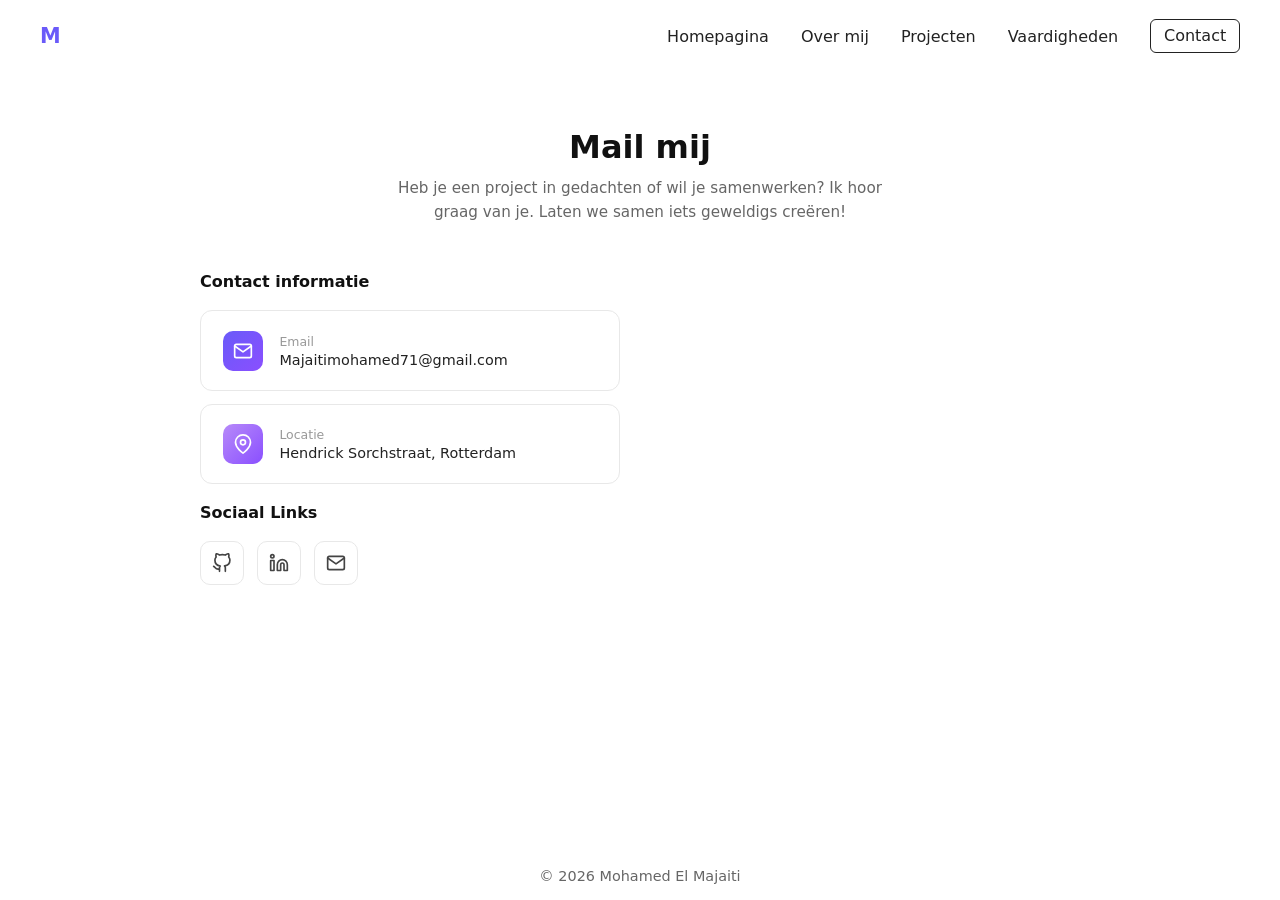
<file: contact.html>
<!DOCTYPE html>
<html lang="nl">
<head>
    <meta charset="UTF-8">
    <meta name="viewport" content="width=device-width, initial-scale=1.0">
    <title>Contact - Mohamed El Majaiti</title>
    <link rel="stylesheet" href="contact.css">
</head>

<body>

    <header>
        <nav>
            <a class="nav-logo" href="index.html">M</a>
            <ul>
                <li><a href="index.html">Homepagina</a></li>
                <li><a href="overmij.html">Over mij</a></li>
                <li><a href="projecten.html">Projecten</a></li>
                <li><a href="vaardigheden.html">Vaardigheden</a></li>
                <li><a href="contact.html" class="nav-active">Contact</a></li>
            </ul>
        </nav>
    </header>

    <main>

        <section class="contact">

            <div class="contact-header">
                <h1>Mail mij</h1>
                <p>Heb je een project in gedachten of wil je samenwerken? Ik hoor graag van je. Laten we samen iets geweldigs creëren!</p>
            </div>

            <div class="contact-grid">

                <!-- LINKS: Contact info + Sociaal -->
                <div class="contact-links">

                    <h2>Contact informatie</h2>

                    <div class="info-cards">

                        <div class="info-card">
                            <span class="info-icon icon-email">
                                <svg xmlns="http://www.w3.org/2000/svg" width="20" height="20" viewBox="0 0 24 24"
                                    fill="none" stroke="white" stroke-width="2" stroke-linecap="round" stroke-linejoin="round">
                                    <path d="M4 4h16c1.1 0 2 .9 2 2v12c0 1.1-.9 2-2 2H4c-1.1 0-2-.9-2-2V6c0-1.1.9-2 2-2z"/>
                                    <polyline points="22,6 12,13 2,6"/>
                                </svg>
                            </span>
                            <div>
                                <span class="info-label">Email</span>
                                <a href="mailto:Majaitimohamed71@gmail.com" class="info-value">Majaitimohamed71@gmail.com</a>
                            </div>
                        </div>

                        <div class="info-card">
                            <span class="info-icon icon-locatie">
                                <svg xmlns="http://www.w3.org/2000/svg" width="20" height="20" viewBox="0 0 24 24"
                                    fill="none" stroke="white" stroke-width="2" stroke-linecap="round" stroke-linejoin="round">
                                    <path d="M21 10c0 7-9 13-9 13s-9-6-9-13a9 9 0 0 1 18 0z"/>
                                    <circle cx="12" cy="10" r="3"/>
                                </svg>
                            </span>
                            <div>
                                <span class="info-label">Locatie</span>
                                <span class="info-value">Hendrick Sorchstraat, Rotterdam</span>
                            </div>
                        </div>

                    </div>

                    <h2>Sociaal Links</h2>

                    <div class="socials">
                        <a href="https://github.com/moo107" target="_blank" rel="noopener noreferrer" aria-label="GitHub" class="social-btn">
                            <svg xmlns="http://www.w3.org/2000/svg" width="20" height="20" viewBox="0 0 24 24"
                                fill="none" stroke="currentColor" stroke-width="2" stroke-linecap="round" stroke-linejoin="round">
                                <path d="M9 19c-5 1.5-5-2.5-7-3m14 6v-3.87a3.37 3.37 0 0 0-.94-2.61c3.14-.35 6.44-1.54
                                6.44-7A5.44 5.44 0 0 0 20 4.77 5.07 5.07 0 0 0 19.91 1S18.73.65 16 2.48a13.38 13.38 0
                                0 0-7 0C6.27.65 5.09 1 5.09 1A5.07 5.07 0 0 0 5 4.77a5.44 5.44 0 0 0-1.5 3.78c0 5.42
                                3.3 6.61 6.44 7A3.37 3.37 0 0 0 9 18.13V22"/>
                            </svg>
                        </a>
                        <a href="https://www.linkedin.com/in/moo-undefined-b667a8392/" target="_blank" rel="noopener noreferrer" aria-label="LinkedIn" class="social-btn">
                            <svg xmlns="http://www.w3.org/2000/svg" width="20" height="20" viewBox="0 0 24 24"
                                fill="none" stroke="currentColor" stroke-width="2" stroke-linecap="round" stroke-linejoin="round">
                                <path d="M16 8a6 6 0 0 1 6 6v7h-4v-7a2 2 0 0 0-2-2 2 2 0 0 0-2 2v7h-4v-7a6 6 0 0 1 6-6z"/>
                                <rect x="2" y="9" width="4" height="12"/>
                                <circle cx="4" cy="4" r="2"/>
                            </svg>
                        </a>
                        <a href="mailto:Majaitimohamed71@gmail.com" aria-label="Email" class="social-btn">
                            <svg xmlns="http://www.w3.org/2000/svg" width="20" height="20" viewBox="0 0 24 24"
                                fill="none" stroke="currentColor" stroke-width="2" stroke-linecap="round" stroke-linejoin="round">
                                <path d="M4 4h16c1.1 0 2 .9 2 2v12c0 1.1-.9 2-2 2H4c-1.1 0-2-.9-2-2V6c0-1.1.9-2 2-2z"/>
                                <polyline points="22,6 12,13 2,6"/>
                            </svg>
                        </a>
                    </div>
                </div>
                

        </section>

    </main>

    <footer>
        <p>© 2026 Mohamed El Majaiti</p>
    </footer>

</body>
</html>
</file>
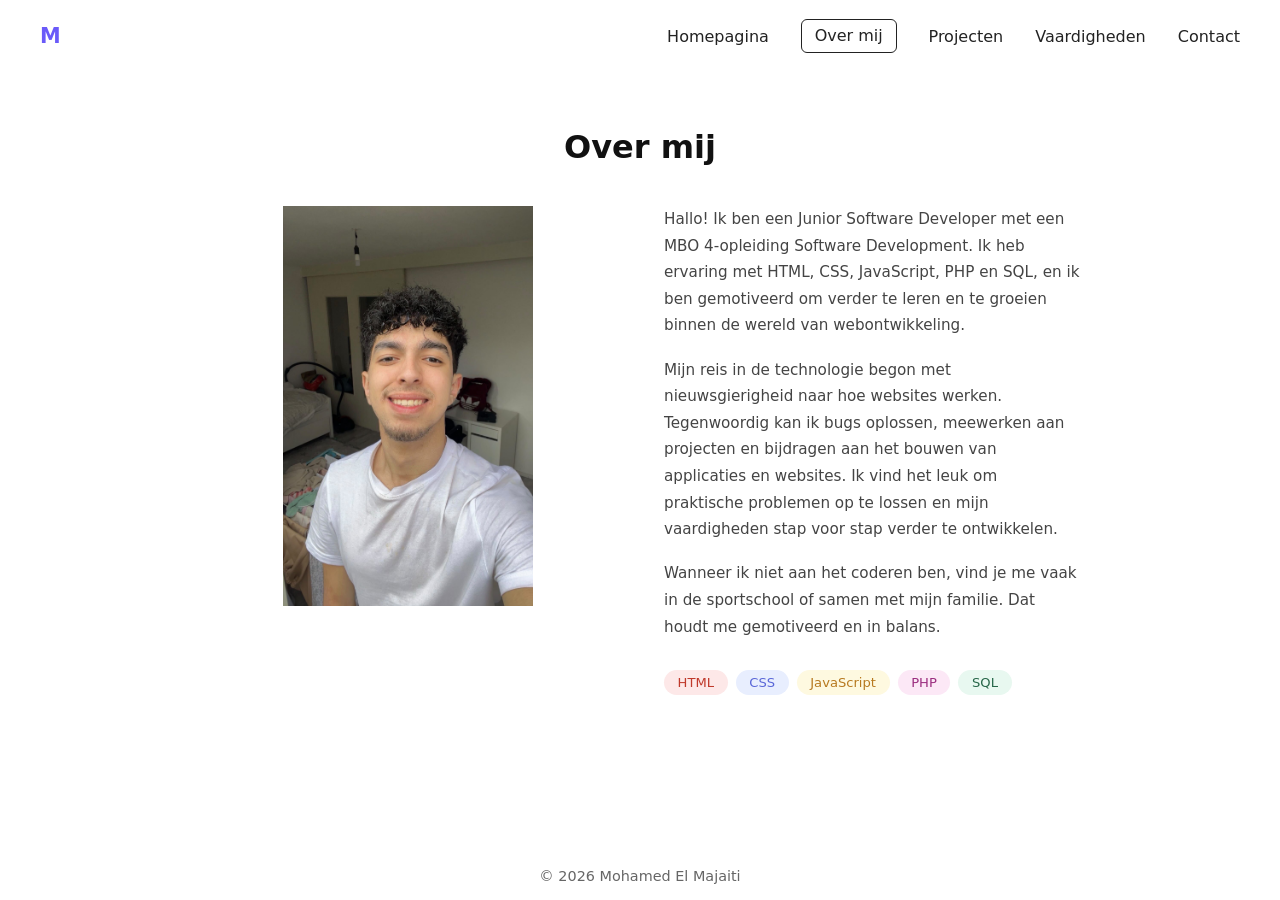
<file: overmij.html>
<!DOCTYPE html>
<html lang="nl">
<head>
    <meta charset="UTF-8">
    <meta name="viewport" content="width=device-width, initial-scale=1.0">

    <!-- SEO: Title -->
    <title>Over mij – Mohamed El Majaiti | Junior Software Developer</title>

    <!-- SEO: Meta description -->
    <meta name="description" content="Leer meer over Mohamed El Majaiti, Junior Software Developer uit Rotterdam met een MBO 4-opleiding Software Development.">

    <!-- SEO: Keywords -->
    <meta name="keywords" content="Mohamed El Majaiti, over mij, junior software developer, Rotterdam, MBO4, webontwikkeling">

    <!-- SEO: Author -->
    <meta name="author" content="Mohamed El Majaiti">

    <!-- SEO: Robots -->
    <meta name="robots" content="index, follow">

    <!-- SEO: Open Graph -->
    <meta property="og:title" content="Over mij – Mohamed El Majaiti">
    <meta property="og:description" content="Junior Software Developer uit Rotterdam met ervaring in HTML, CSS, JavaScript, PHP en SQL.">
    <meta property="og:type" content="website">
    <meta property="og:locale" content="nl_NL">

    <link rel="stylesheet" href="overmij.css">
</head>

<body>

    <header>
        <nav>
            <a class="nav-logo" href="index.html">M</a>
            <ul>
                <li><a href="index.html">Homepagina</a></li>
                <li><a href="overmij.html" class="nav-active">Over mij</a></li>
                <li><a href="projecten.html">Projecten</a></li>
                <li><a href="vaardigheden.html">Vaardigheden</a></li>
                <li><a href="contact.html">Contact</a></li>
            </ul>
        </nav>
    </header>

    <main>

        <section class="over-mij" id="over-mij">

            <h1>Over mij</h1>

            <article class="over-mij-content">

                <!-- FOTO -->
                <img src="foto.jpg" alt="Profielfoto van Mohamed El Majaiti, Junior Software Developer" class="profiel-foto">

                <div class="tekst-blok">
                    <p>
                        Hallo! Ik ben een Junior Software Developer met een MBO 4-opleiding Software Development.
                        Ik heb ervaring met HTML, CSS, JavaScript, PHP en SQL, en ik ben gemotiveerd om verder te
                        leren en te groeien binnen de wereld van webontwikkeling.
                    </p>
                    <p>
                        Mijn reis in de technologie begon met nieuwsgierigheid naar hoe websites werken.
                        Tegenwoordig kan ik bugs oplossen, meewerken aan projecten en bijdragen aan het bouwen
                        van applicaties en websites. Ik vind het leuk om praktische problemen op te lossen en
                        mijn vaardigheden stap voor stap verder te ontwikkelen.
                    </p>
                    <p>
                        Wanneer ik niet aan het coderen ben, vind je me vaak in de sportschool of samen met
                        mijn familie. Dat houdt me gemotiveerd en in balans.
                    </p>

                    <div class="tags">
                        <span class="tag tag-html">HTML</span>
                        <span class="tag tag-css">CSS</span>
                        <span class="tag tag-js">JavaScript</span>
                        <span class="tag tag-php">PHP</span>
                        <span class="tag tag-sql">SQL</span>
                    </div>
                </div>

            </article>

        </section>

    </main>

    <footer>
        <p>© 2026 Mohamed El Majaiti</p>
    </footer>

</body>
</html>
</file>
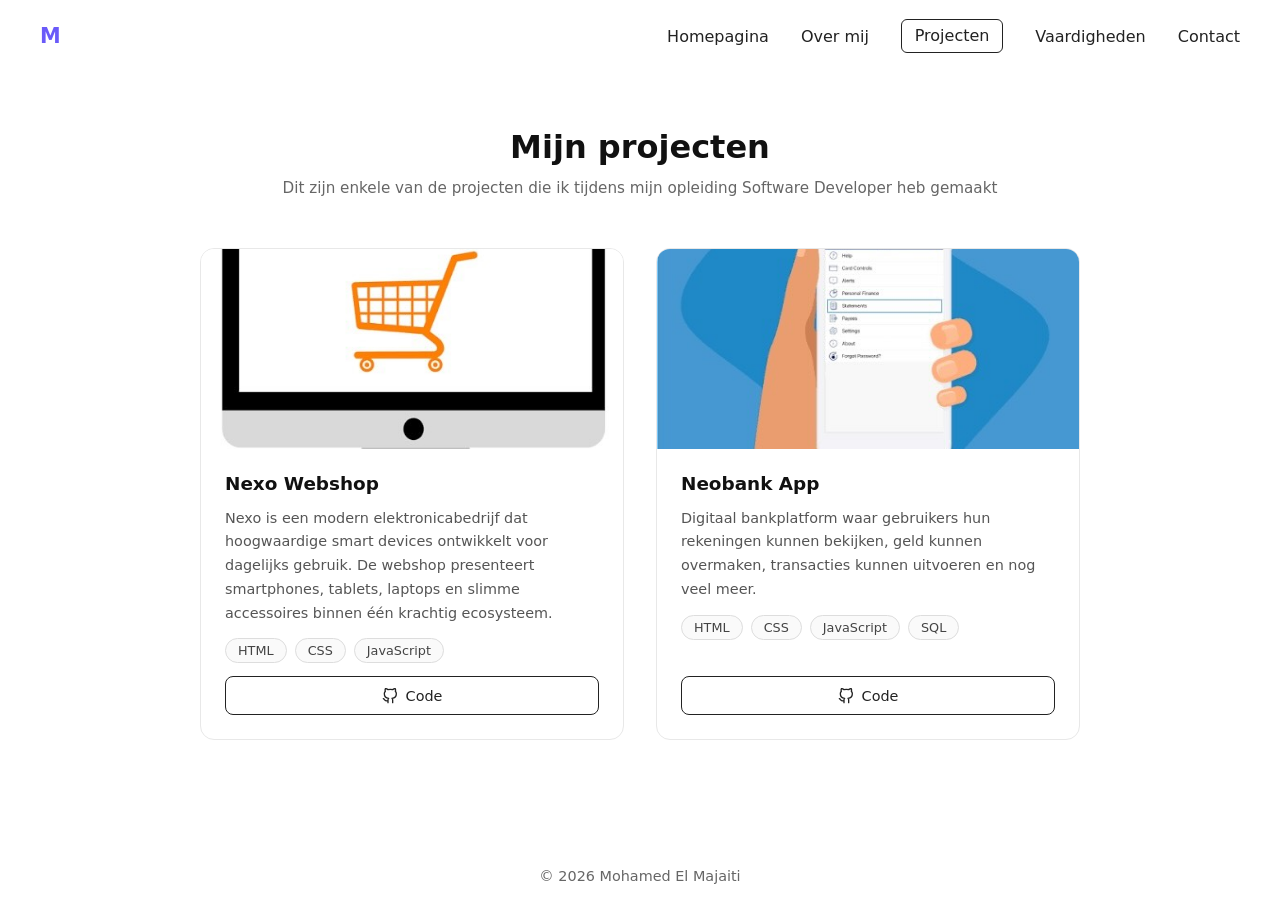
<file: projecten.html>
<!DOCTYPE html>
<html lang="nl">
<head>
    <meta charset="UTF-8">
    <meta name="viewport" content="width=device-width, initial-scale=1.0">

    <!-- SEO: Title -->
    <title>Projecten – Mohamed El Majaiti | Junior Software Developer</title>

    <!-- SEO: Meta description -->
    <meta name="description" content="Bekijk de projecten van Mohamed El Majaiti, waaronder de Nexo Webshop en Neobank App. Gebouwd met HTML, CSS, JavaScript, PHP en SQL.">

    <!-- SEO: Keywords -->
    <meta name="keywords" content="Mohamed El Majaiti, projecten, webshop, neobank, HTML, CSS, JavaScript, PHP, SQL, portfolio">

    <!-- SEO: Author -->
    <meta name="author" content="Mohamed El Majaiti">

    <!-- SEO: Robots -->
    <meta name="robots" content="index, follow">

    <!-- SEO: Open Graph -->
    <meta property="og:title" content="Projecten – Mohamed El Majaiti">
    <meta property="og:description" content="Bekijk de projecten van Mohamed El Majaiti, Junior Software Developer uit Rotterdam.">
    <meta property="og:type" content="website">
    <meta property="og:locale" content="nl_NL">

    <link rel="stylesheet" href="projecten.css">
</head>

<body>

    <header>
        <nav>
            <a class="nav-logo" href="index.html">M</a>
            <ul>
                <li><a href="index.html">Homepagina</a></li>
                <li><a href="overmij.html">Over mij</a></li>
                <li><a href="projecten.html" class="nav-active">Projecten</a></li>
                <li><a href="vaardigheden.html">Vaardigheden</a></li>
                <li><a href="contact.html">Contact</a></li>
            </ul>
        </nav>
    </header>

    <main>

        <section class="projecten">

            <div class="projecten-header">
                <h1>Mijn projecten</h1>
                <p>Dit zijn enkele van de projecten die ik tijdens mijn opleiding Software Developer heb gemaakt</p>
            </div>

            <div class="projecten-grid">

                <!-- PROJECT 1: Nexo Webshop -->
                <article class="project-card">
                    <img src="Webshop.jpg" alt="Screenshot van de Nexo Webshop, een elektronica webshop gebouwd met HTML, CSS en JavaScript" class="card-foto-img">
                    <div class="card-body">
                        <h2>Nexo Webshop</h2>
                        <p>
                            Nexo is een modern elektronicabedrijf dat hoogwaardige smart devices ontwikkelt voor dagelijks gebruik.
                            De webshop presenteert smartphones, tablets, laptops en slimme accessoires binnen één krachtig ecosysteem.
                        </p>
                        <div class="tags">
                            <span class="tag">HTML</span>
                            <span class="tag">CSS</span>
                            <span class="tag">JavaScript</span>
                        </div>
                        <a href="https://github.com/moo107/Project-Webshop-Periode-3.git"
                           target="_blank" rel="noopener noreferrer" class="code-btn">
                            <svg xmlns="http://www.w3.org/2000/svg" width="16" height="16" viewBox="0 0 24 24"
                                fill="none" stroke="currentColor" stroke-width="2" stroke-linecap="round" stroke-linejoin="round">
                                <path d="M9 19c-5 1.5-5-2.5-7-3m14 6v-3.87a3.37 3.37 0 0 0-.94-2.61c3.14-.35 6.44-1.54 6.44-7A5.44 5.44 0 0 0 20 4.77
                                5.07 5.07 0 0 0 19.91 1S18.73.65 16 2.48a13.38 13.38 0 0 0-7 0C6.27.65 5.09 1 5.09 1A5.07 5.07 0 0 0 5 4.77
                                a5.44 5.44 0 0 0-1.5 3.78c0 5.42 3.3 6.61 6.44 7A3.37 3.37 0 0 0 9 18.13V22"/>
                            </svg>
                            Code
                        </a>
                    </div>
                </article>

                <!-- PROJECT 2: Neobank App -->
                <article class="project-card">
                    <img src="Neobank.jpg" alt="Screenshot van de Neobank App, een digitaal bankplatform gebouwd met HTML, CSS, JavaScript en SQL" class="card-foto-img">
                    <div class="card-body">
                        <h2>Neobank App</h2>
                        <p>
                            Digitaal bankplatform waar gebruikers hun rekeningen kunnen bekijken, geld kunnen
                            overmaken, transacties kunnen uitvoeren en nog veel meer.
                        </p>
                        <div class="tags">
                            <span class="tag">HTML</span>
                            <span class="tag">CSS</span>
                            <span class="tag">JavaScript</span>
                            <span class="tag">SQL</span>
                        </div>
                        <a href="https://github.com/moo107/Project-2.git"
                           target="_blank" rel="noopener noreferrer" class="code-btn">
                            <svg xmlns="http://www.w3.org/2000/svg" width="16" height="16" viewBox="0 0 24 24"
                                fill="none" stroke="currentColor" stroke-width="2" stroke-linecap="round" stroke-linejoin="round">
                                <path d="M9 19c-5 1.5-5-2.5-7-3m14 6v-3.87a3.37 3.37 0 0 0-.94-2.61c3.14-.35 6.44-1.54 6.44-7A5.44 5.44 0 0 0 20 4.77
                                5.07 5.07 0 0 0 19.91 1S18.73.65 16 2.48a13.38 13.38 0 0 0-7 0C6.27.65 5.09 1 5.09 1A5.07 5.07 0 0 0 5 4.77
                                a5.44 5.44 0 0 0-1.5 3.78c0 5.42 3.3 6.61 6.44 7A3.37 3.37 0 0 0 9 18.13V22"/>
                            </svg>
                            Code
                        </a>
                    </div>
                </article>

            </div>

        </section>

    </main>

    <footer>
        <p>© 2026 Mohamed El Majaiti</p>
    </footer>

</body>
</html>
</file>
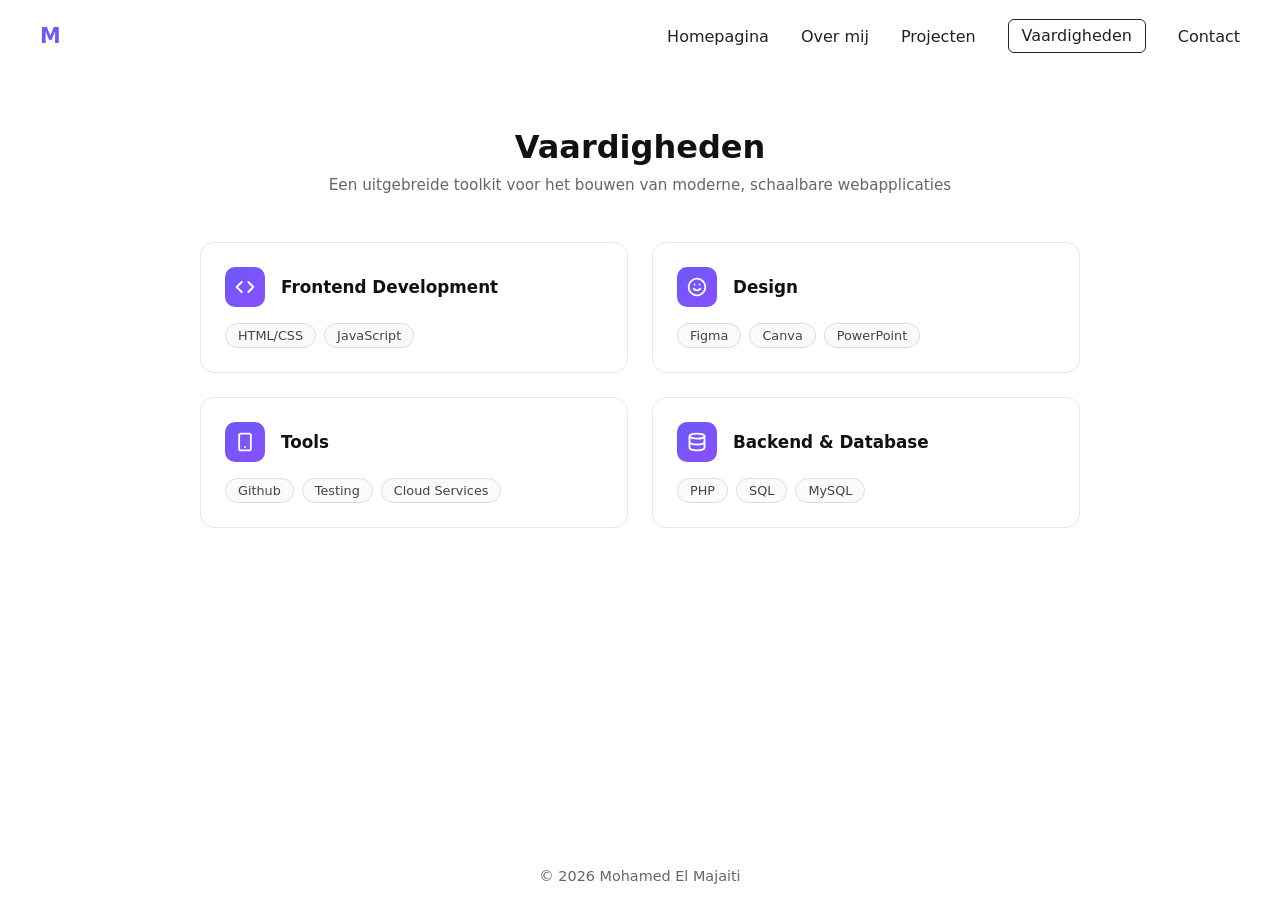
<file: vaardigheden.html>
<!DOCTYPE html>
<html lang="nl">
<head>
    <meta charset="UTF-8">
    <meta name="viewport" content="width=device-width, initial-scale=1.0">

    <!-- SEO: Title -->
    <title>Vaardigheden – Mohamed El Majaiti | Junior Software Developer</title>

    <!-- SEO: Meta description -->
    <meta name="description" content="Bekijk de vaardigheden van Mohamed El Majaiti: Frontend Development, Design, Tools en Backend. HTML, CSS, JavaScript, PHP, SQL en meer.">

    <!-- SEO: Keywords -->
    <meta name="keywords" content="Mohamed El Majaiti, vaardigheden, HTML, CSS, JavaScript, PHP, SQL, Figma, GitHub, frontend, backend">

    <!-- SEO: Author -->
    <meta name="author" content="Mohamed El Majaiti">

    <!-- SEO: Robots -->
    <meta name="robots" content="index, follow">

    <!-- SEO: Open Graph -->
    <meta property="og:title" content="Vaardigheden – Mohamed El Majaiti">
    <meta property="og:description" content="Frontend Development, Design, Tools en Backend vaardigheden van Mohamed El Majaiti.">
    <meta property="og:type" content="website">
    <meta property="og:locale" content="nl_NL">

    <link rel="stylesheet" href="vaardigheden.css">
</head>

<body>

    <header>
        <nav>
            <a class="nav-logo" href="index.html">M</a>
            <ul>
                <li><a href="index.html">Homepagina</a></li>
                <li><a href="overmij.html">Over mij</a></li>
                <li><a href="projecten.html">Projecten</a></li>
                <li><a href="vaardigheden.html" class="nav-active">Vaardigheden</a></li>
                <li><a href="contact.html">Contact</a></li>
            </ul>
        </nav>
    </header>

    <main>

        <section class="vaardigheden">

            <div class="vaardigheden-header">
                <h1>Vaardigheden</h1>
                <p>Een uitgebreide toolkit voor het bouwen van moderne, schaalbare webapplicaties</p>
            </div>

            <div class="vaardigheden-grid">

                <!-- CARD 1 -->
                <article class="vaard-card">
                    <div class="card-top">
                        <span class="card-icon icon-code">
                            <svg xmlns="http://www.w3.org/2000/svg" width="20" height="20" viewBox="0 0 24 24"
                                fill="none" stroke="white" stroke-width="2.2" stroke-linecap="round" stroke-linejoin="round">
                                <polyline points="16 18 22 12 16 6"/>
                                <polyline points="8 6 2 12 8 18"/>
                            </svg>
                        </span>
                        <h2>Frontend Development</h2>
                    </div>
                    <div class="tags">
                        <span class="tag">HTML/CSS</span>
                        <span class="tag">JavaScript</span>
                    </div>
                </article>

                <!-- CARD 2 -->
                <article class="vaard-card">
                    <div class="card-top">
                        <span class="card-icon icon-design">
                            <svg xmlns="http://www.w3.org/2000/svg" width="20" height="20" viewBox="0 0 24 24"
                                fill="none" stroke="white" stroke-width="2.2" stroke-linecap="round" stroke-linejoin="round">
                                <circle cx="12" cy="12" r="10"/>
                                <path d="M8 14s1.5 2 4 2 4-2 4-2"/>
                                <line x1="9" y1="9" x2="9.01" y2="9"/>
                                <line x1="15" y1="9" x2="15.01" y2="9"/>
                            </svg>
                        </span>
                        <h2>Design</h2>
                    </div>
                    <div class="tags">
                        <span class="tag">Figma</span>
                        <span class="tag">Canva</span>
                        <span class="tag">PowerPoint</span>
                    </div>
                </article>

                <!-- CARD 3 -->
                <article class="vaard-card">
                    <div class="card-top">
                        <span class="card-icon icon-tools">
                            <svg xmlns="http://www.w3.org/2000/svg" width="20" height="20" viewBox="0 0 24 24"
                                fill="none" stroke="white" stroke-width="2.2" stroke-linecap="round" stroke-linejoin="round">
                                <rect x="5" y="2" width="14" height="20" rx="2" ry="2"/>
                                <line x1="12" y1="18" x2="12.01" y2="18"/>
                            </svg>
                        </span>
                        <h2>Tools</h2>
                    </div>
                    <div class="tags">
                        <span class="tag">Github</span>
                        <span class="tag">Testing</span>
                        <span class="tag">Cloud Services</span>
                    </div>
                </article>

                <!-- CARD 4 -->
                <article class="vaard-card">
                    <div class="card-top">
                        <span class="card-icon icon-backend">
                            <svg xmlns="http://www.w3.org/2000/svg" width="20" height="20" viewBox="0 0 24 24"
                                fill="none" stroke="white" stroke-width="2.2" stroke-linecap="round" stroke-linejoin="round">
                                <ellipse cx="12" cy="5" rx="9" ry="3"/>
                                <path d="M21 12c0 1.66-4 3-9 3s-9-1.34-9-3"/>
                                <path d="M3 5v14c0 1.66 4 3 9 3s9-1.34 9-3V5"/>
                            </svg>
                        </span>
                        <h2>Backend & Database</h2>
                    </div>
                    <div class="tags">
                        <span class="tag">PHP</span>
                        <span class="tag">SQL</span>
                        <span class="tag">MySQL</span>
                    </div>
                </article>

            </div>

        </section>

    </main>

    <footer>
        <p>© 2026 Mohamed El Majaiti</p>
    </footer>

</body>
</html>
</file>
<file: contact.css>
/* RESET */
* {
    margin: 0;
    padding: 0;
    box-sizing: border-box;
}

body {
    font-family: system-ui, sans-serif;
    background-color: #ffffff;
    color: #222;
    display: grid;
    grid-template-rows: auto 1fr auto;
    min-height: 100vh;
}

/* ================================
   NAV - identiek aan andere paginas
   ================================ */
header nav {
    display: flex;
    align-items: center;
    padding: 1.5rem 2.5rem;
}

.nav-logo {
    font-size: 1.3rem;
    font-weight: 700;
    color: #6a5af9;
    text-decoration: none;
    margin-right: auto;
}

header nav ul {
    list-style: none;
    display: flex;
    gap: 2rem;
    align-items: center;
}

header nav a {
    text-decoration: none;
    color: #222;
    font-weight: 500;
}

.nav-active {
    padding: 0.4rem 0.8rem;
    border: 1px solid #222;
    border-radius: 6px;
    font-weight: 500;
}

/* ================================
   CONTACT SECTIE
   ================================ */
.contact {
    padding: 3.5rem 2.5rem;
    max-width: 960px;
    margin: 0 auto;
    width: 100%;
}

.contact-header {
    text-align: center;
    margin-bottom: 3rem;
}

.contact-header h1 {
    font-size: 2rem;
    font-weight: 700;
    color: #111;
    margin-bottom: 0.6rem;
}

.contact-header p {
    color: #666;
    font-size: 0.95rem;
    line-height: 1.6;
    max-width: 520px;
    margin: 0 auto;
}

/* ================================
   GRID - 2 kolommen
   ================================ */
.contact-grid {
    display: grid;
    grid-template-columns: 1fr 1fr;
    gap: 2.5rem;
    align-items: start;
}

/* ================================
   LINKS KOLOM
   ================================ */
.contact-links {
    display: flex;
    flex-direction: column;
    gap: 1.2rem;
}

.contact-links h2 {
    font-size: 1rem;
    font-weight: 700;
    color: #111;
}

.info-cards {
    display: flex;
    flex-direction: column;
    gap: 0.8rem;
}

.info-card {
    border: 1px solid #e8e8e8;
    border-radius: 12px;
    padding: 1.2rem 1.4rem;
    display: flex;
    align-items: center;
    gap: 1rem;
}

.info-icon {
    width: 40px;
    height: 40px;
    border-radius: 10px;
    display: flex;
    justify-content: center;
    align-items: center;
    flex-shrink: 0;
}

.icon-email   { background: linear-gradient(135deg, #6a5af9, #8a4fff); }
.icon-locatie { background: linear-gradient(135deg, #b78af9, #8a4fff); }

.info-label {
    display: block;
    font-size: 0.78rem;
    color: #999;
    margin-bottom: 0.2rem;
}

.info-value {
    display: block;
    font-size: 0.9rem;
    color: #222;
    font-weight: 500;
    text-decoration: none;
}

.info-value:hover {
    color: #6a5af9;
}

/* ================================
   SOCIAAL
   ================================ */
.socials {
    display: flex;
    gap: 0.8rem;
}

.social-btn {
    width: 44px;
    height: 44px;
    border: 1px solid #e8e8e8;
    border-radius: 10px;
    display: flex;
    justify-content: center;
    align-items: center;
    color: #444;
    text-decoration: none;
    transition: border-color 0.2s, color 0.2s;
}

.social-btn:hover {
    border-color: #6a5af9;
    color: #6a5af9;
}

/* ================================
   FORMULIER CARD
   ================================ */
.contact-form-card {
    border: 1px solid #e8e8e8;
    border-radius: 14px;
    padding: 2rem;
    display: flex;
    flex-direction: column;
    gap: 1.1rem;
}

.form-group {
    display: flex;
    flex-direction: column;
    gap: 0.4rem;
}

.form-group label {
    font-size: 0.88rem;
    font-weight: 600;
    color: #222;
}

.form-group input,
.form-group textarea {
    padding: 0.7rem 0.9rem;
    border: none;
    border-radius: 8px;
    background: #f4f4f5;
    font-size: 0.9rem;
    color: #222;
    font-family: inherit;
    resize: none;
    outline: none;
    transition: background 0.2s;
}

.form-group input:focus,
.form-group textarea:focus {
    background: #ebebed;
}

.form-group input::placeholder,
.form-group textarea::placeholder {
    color: #aaa;
}

.submit-btn {
    width: 100%;
    padding: 0.85rem;
    background: #222;
    color: #fff;
    border: none;
    border-radius: 8px;
    font-size: 0.95rem;
    font-weight: 600;
    cursor: pointer;
    transition: background 0.2s;
    font-family: inherit;
}

.submit-btn:hover {
    background: #111;
}

/* ================================
   FOOTER
   ================================ */
footer {
    text-align: center;
    padding: 1rem 0;
    color: #666;
    font-size: 0.9rem;
}

/* ================================
   RESPONSIVE
   ================================ */
@media (max-width: 650px) {
    header nav {
        padding: 1rem 1.5rem;
    }

    .contact-grid {
        grid-template-columns: 1fr;
    }

    .contact-header h1 {
        font-size: 1.7rem;
    }
}
</file>
<file: overmij.css>
/* RESET */
* {
    margin: 0;
    padding: 0;
    box-sizing: border-box;
}

body {
    font-family: system-ui, sans-serif;
    background-color: #ffffff;
    color: #222;
    display: grid;
    grid-template-rows: auto 1fr auto;
    min-height: 100vh;
}


header nav {
    display: flex;
    align-items: center;
    padding: 1.5rem 2.5rem;
}

.nav-logo {
    font-size: 1.3rem;
    font-weight: 700;
    color: #6a5af9;
    text-decoration: none;
    margin-right: auto;
}

header nav ul {
    list-style: none;
    display: flex;
    justify-content: center;
    gap: 2rem;
}

header nav a {
    text-decoration: none;
    color: #222;
    font-weight: 500;
}

.nav-active {
    padding: 0.4rem 0.8rem;
    border: 1px solid #222;
    border-radius: 6px;
    font-weight: 500;
}

/* ================================
   OVER MIJ SECTIE
   ================================ */
.over-mij {
    padding: 3.5rem 2.5rem;
    max-width: 960px;
    margin: 0 auto;
    width: 100%;
}

.over-mij h1 {
    text-align: center;
    font-size: 2rem;
    font-weight: 700;
    margin-bottom: 2.5rem;
    color: #111;
}

.over-mij-content {
    display: grid;
    grid-template-columns: 1fr 1fr;
    gap: 3rem;
    align-items: start;
}

/* ================================
   FOTO
   ================================ */
.foto-placeholder {
    background-color: #f3f3f3;
    border-radius: 14px;
    height: 400px;
    display: flex;
    justify-content: center;
    align-items: center;
}

.profiel-foto {
    width: 100%;
    height: 400px;
    object-fit: contain;
    border-radius: 14px;
    display: block;
    object-position: center;
}

/* ================================
   TEKST
   ================================ */
.tekst-blok {
    display: flex;
    flex-direction: column;
    gap: 1.1rem;
}

.tekst-blok p {
    line-height: 1.75;
    color: #444;
    font-size: 0.95rem;
    margin: 0;
}

/* ================================
   TAGS
   ================================ */
.tags {
    display: flex;
    flex-wrap: wrap;
    gap: 0.5rem;
    margin-top: 0.8rem;
}

.tag {
    padding: 0.3rem 0.85rem;
    border-radius: 999px;
    font-size: 0.82rem;
    font-weight: 500;
}

.tag-html { background: #fde8e8; color: #c0392b; }
.tag-css  { background: #e8eefe; color: #5a67d8; }
.tag-js   { background: #fef9e0; color: #b7791f; }
.tag-php  { background: #fce8f6; color: #9b2d7f; }
.tag-sql  { background: #e8f8f0; color: #276749; }

/* ================================
   FOOTER
   ================================ */
footer {
    text-align: center;
    padding: 1rem 0;
    color: #666;
    font-size: 0.9rem;
}

/* ================================
   RESPONSIVE
   ================================ */
@media (max-width: 600px) {
    header nav ul {
        flex-direction: column;
        gap: 1rem;
        align-items: center;
    }

    .over-mij-content {
        grid-template-columns: 1fr;
    }

    .foto-placeholder,
    .profiel-foto {
        height: 220px;
    }

    .over-mij h1 {
        font-size: 1.7rem;
    }
}
</file>
<file: projecten.css>
/* RESET */
* {
    margin: 0;
    padding: 0;
    box-sizing: border-box;
}

body {
    font-family: system-ui, sans-serif;
    background-color: #ffffff;
    color: #222;
    display: grid;
    grid-template-rows: auto 1fr auto;
    min-height: 100vh;
}


header nav {
    display: flex;
    align-items: center;
    padding: 1.5rem 2.5rem;
}

.nav-logo {
    font-size: 1.3rem;
    font-weight: 700;
    color: #6a5af9;
    text-decoration: none;
    margin-right: auto;
}

header nav ul {
    list-style: none;
    display: flex;
    gap: 2rem;
    align-items: center;
}

header nav a {
    text-decoration: none;
    color: #222;
    font-weight: 500;
}

.nav-active {
    padding: 0.4rem 0.8rem;
    border: 1px solid #222;
    border-radius: 6px;
    font-weight: 500;
}

/* ================================
   PROJECTEN SECTIE
   ================================ */
.projecten {
    padding: 3.5rem 2.5rem;
    max-width: 960px;
    margin: 0 auto;
    width: 100%;
}

.projecten-header {
    text-align: center;
    margin-bottom: 3rem;
}

.projecten-header h1 {
    font-size: 2rem;
    font-weight: 700;
    color: #111;
    margin-bottom: 0.6rem;
}

.projecten-header p {
    color: #666;
    font-size: 0.95rem;
    line-height: 1.6;
}

/* ================================
   GRID
   ================================ */
.projecten-grid {
    display: grid;
    grid-template-columns: 1fr 1fr;
    gap: 2rem;
}

/* ================================
   CARDS
   ================================ */
.project-card {
    border: 1px solid #e8e8e8;
    border-radius: 14px;
    overflow: hidden;
    display: flex;
    flex-direction: column;
}

.card-foto {
    background-color: #f3f3f3;
    height: 200px;
    display: flex;
    justify-content: center;
    align-items: center;
    overflow: hidden;
}

.card-foto-img {
    width: 100%;
    height: 200px;
    object-fit: cover;
    display: block;
}

.card-body {
    padding: 1.5rem;
    display: flex;
    flex-direction: column;
    gap: 0.8rem;
    flex: 1;
}

.card-body h2 {
    font-size: 1.15rem;
    font-weight: 700;
    color: #111;
}

.card-body p {
    font-size: 0.9rem;
    color: #555;
    line-height: 1.65;
    margin: 0;
}

/* ================================
   TAGS
   ================================ */
.tags {
    display: flex;
    flex-wrap: wrap;
    gap: 0.5rem;
}

.tag {
    padding: 0.25rem 0.75rem;
    border-radius: 999px;
    font-size: 0.8rem;
    font-weight: 500;
    border: 1px solid #ddd;
    color: #444;
    background: #fafafa;
}

/* ================================
   CODE KNOP
   ================================ */
.code-btn {
    display: flex;
    align-items: center;
    justify-content: center;
    gap: 0.5rem;
    margin-top: auto;
    padding: 0.65rem 1rem;
    border: 1px solid #222;
    border-radius: 8px;
    text-decoration: none;
    color: #222;
    font-weight: 500;
    font-size: 0.9rem;
    transition: background 0.2s, color 0.2s;
}

.code-btn:hover {
    background: #222;
    color: #fff;
}

/* ================================
   FOOTER
   ================================ */
footer {
    text-align: center;
    padding: 1rem 0;
    color: #666;
    font-size: 0.9rem;
}

/* ================================
   RESPONSIVE
   ================================ */
@media (max-width: 650px) {
    header nav {
        padding: 1rem 1.5rem;
    }

    .projecten-grid {
        grid-template-columns: 1fr;
    }

    .projecten-header h1 {
        font-size: 1.7rem;
    }
}
</file>
<file: vaardigheden.css>
/* RESET */
* {
    margin: 0;
    padding: 0;
    box-sizing: border-box;
}

body {
    font-family: system-ui, sans-serif;
    background-color: #ffffff;
    color: #222;
    display: grid;
    grid-template-rows: auto 1fr auto;
    min-height: 100vh;
}

/* ================================
   NAV - identiek aan andere paginas
   ================================ */
header nav {
    display: flex;
    align-items: center;
    padding: 1.5rem 2.5rem;
}

.nav-logo {
    font-size: 1.3rem;
    font-weight: 700;
    color: #6a5af9;
    text-decoration: none;
    margin-right: auto;
}

header nav ul {
    list-style: none;
    display: flex;
    gap: 2rem;
    align-items: center;
}

header nav a {
    text-decoration: none;
    color: #222;
    font-weight: 500;
}

.nav-active {
    padding: 0.4rem 0.8rem;
    border: 1px solid #222;
    border-radius: 6px;
    font-weight: 500;
}

/* ================================
   VAARDIGHEDEN SECTIE
   ================================ */
.vaardigheden {
    padding: 3.5rem 2.5rem;
    max-width: 960px;
    margin: 0 auto;
    width: 100%;
}

.vaardigheden-header {
    text-align: center;
    margin-bottom: 3rem;
}

.vaardigheden-header h1 {
    font-size: 2rem;
    font-weight: 700;
    color: #111;
    margin-bottom: 0.6rem;
}

.vaardigheden-header p {
    color: #666;
    font-size: 0.95rem;
}

/* ================================
   GRID - 2 kolommen
   ================================ */
.vaardigheden-grid {
    display: grid;
    grid-template-columns: 1fr 1fr;
    gap: 1.5rem;
}

/* ================================
   CARDS
   ================================ */
.vaard-card {
    border: 1px solid #e8e8e8;
    border-radius: 14px;
    padding: 1.5rem;
    display: flex;
    flex-direction: column;
    gap: 1rem;
    background: #fff;
}

.card-top {
    display: flex;
    align-items: center;
    gap: 1rem;
}

.card-top h2 {
    font-size: 1.05rem;
    font-weight: 700;
    color: #111;
}

/* ICOON */
.card-icon {
    width: 40px;
    height: 40px;
    border-radius: 10px;
    display: flex;
    justify-content: center;
    align-items: center;
    flex-shrink: 0;
}

.icon-code    { background: linear-gradient(135deg, #6a5af9, #8a4fff); }
.icon-design  { background: linear-gradient(135deg, #6a5af9, #8a4fff); }
.icon-tools   { background: linear-gradient(135deg, #6a5af9, #8a4fff); }
.icon-backend { background: linear-gradient(135deg, #6a5af9, #8a4fff); }

/* ================================
   TAGS
   ================================ */
.tags {
    display: flex;
    flex-wrap: wrap;
    gap: 0.5rem;
}

.tag {
    padding: 0.25rem 0.75rem;
    border-radius: 999px;
    font-size: 0.8rem;
    font-weight: 500;
    border: 1px solid #ddd;
    color: #444;
    background: #fafafa;
}

/* ================================
   FOOTER
   ================================ */
footer {
    text-align: center;
    padding: 1rem 0;
    color: #666;
    font-size: 0.9rem;
}

/* ================================
   RESPONSIVE
   ================================ */
@media (max-width: 650px) {
    header nav {
        padding: 1rem 1.5rem;
    }

    .vaardigheden-grid {
        grid-template-columns: 1fr;
    }

    .vaardigheden-header h1 {
        font-size: 1.7rem;
    }
}
</file>
